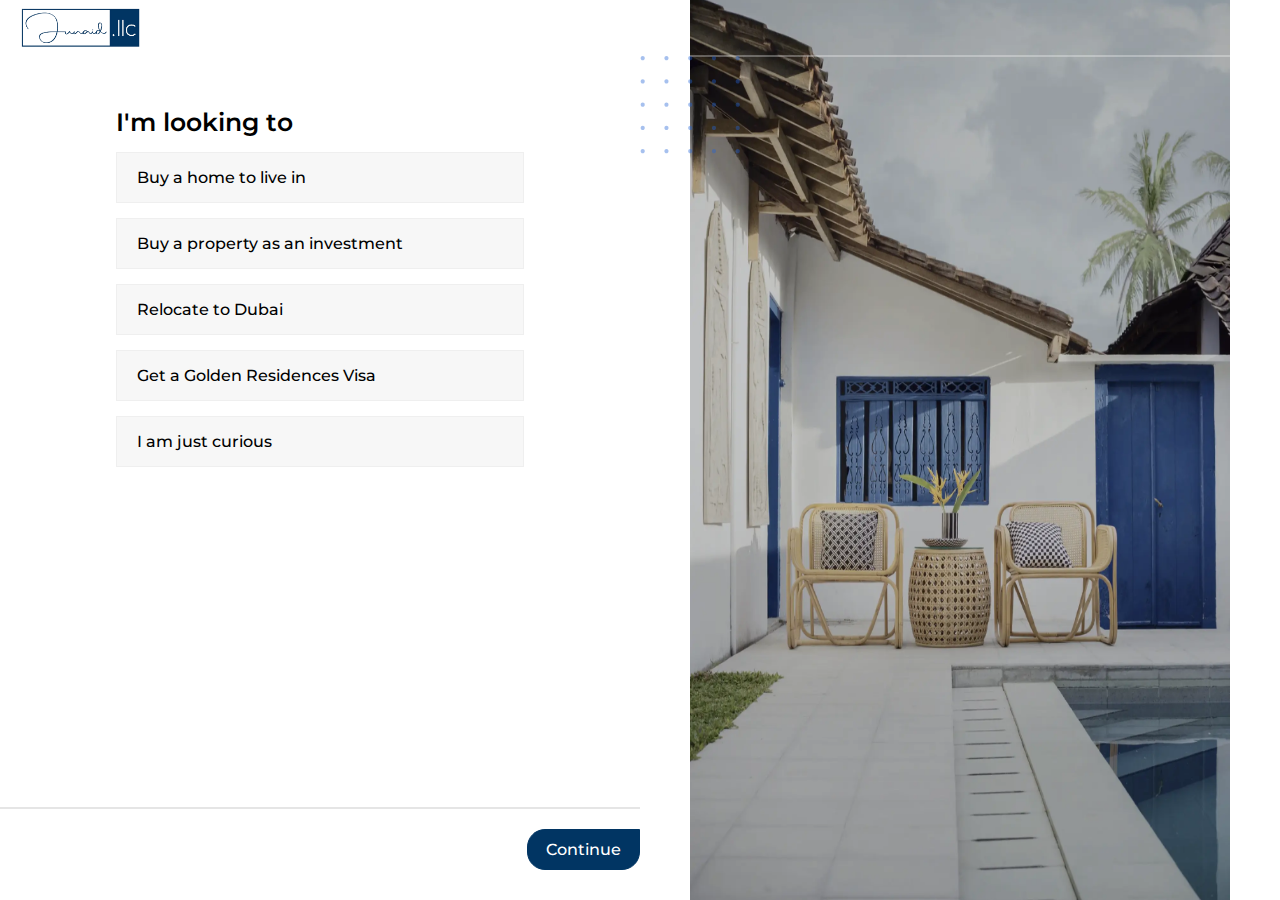
<file: booking.html>
<!DOCTYPE html>
<html lang="en">

<head>
    <meta charset="UTF-8">
    <meta http-equiv="X-UA-Compatible" content="IE=edge">
    <meta name="viewport" content="width=device-width, initial-scale=1.0">
	<title>Best Real Estate Agency in Dubai, UAE | Homes Finder</title>
    <meta name="description" content=" Upgrade yourself to a luxury lifestyle, Homefinder is a professional real estate agency in Dubai that offers an extensive collection of properties in Dubai." />
    <!-- OG Tags -->
    <meta property="og:title" content="Best Real Estate Agency in Dubai, UAE | Homes Finder"/>
    <meta property="og:description"content="Upgrade yourself to a luxury lifestyle, Homefinder is a professional real estate agency in Dubai that offers an extensive collection of properties in Dubai." />
    <meta property="og:image" content="https://homesfinder.sahaa.me/assets/img/Images/feature-5.jpeg" />
    <meta property="og:image:width" content="1200" />
    <meta property="og:image:height" content="630" />
    <meta name="twitter:site" content="@Sahaa_me2022" />
    <meta name="twitter:label1" content="Est. reading time" />
    <meta name="twitter:data1" content="1 minute" />
    <link rel="canonical" href="https://homesfinder.sahaa.me" />
    <link rel="alternate" href="https://homesfinder.sahaa.me/" hreflang="en-us" />
    <link rel="icon" href="assets/img/Favicon.png">
    <link rel="stylesheet" href="assets/css/style.css">
    <link href="https://cdn.lineicons.com/3.0/lineicons.css" rel="stylesheet">
    <link rel="stylesheet" href="https://cdnjs.cloudflare.com/ajax/libs/font-awesome/6.1.1/css/all.min.css" />
	
	
<!-- Global site tag (gtag.js) - Google Analytics -->
<script async src="https://www.googletagmanager.com/gtag/js?id=G-6SHCZ672NL"></script>
<script>
  window.dataLayer = window.dataLayer || [];
  function gtag(){dataLayer.push(arguments);}
  gtag('js', new Date());

  gtag('config', 'G-6SHCZ672NL');
</script>
    
<script type="application/ld+json">
  {
"@context": "http://www.schema.org",
"@type": "ProfessionalService",
"name": "homesfinder",
"url": "https://homesfinder.sahaa.me/",
"logo": "https://homesfinder.sahaa.me/assets/img/Logo.svg",
"description": "Upgrade yourself to a luxury lifestyle, Homefinder is a professional real estate agency in Dubai that offers an extensive collection of properties in Dubai.",
"priceRange":"AED",
"aggregateRating": {
"@type": "AggregateRating",
"ratingValue": "4.9/5",
"reviewCount": "10"
  } }
</script>
	
	
	
</head>

<body style="background-color: #fff;">

    <div class="container">
        <nav class="nav">
            <a href="index.html" class="logo">
                <img src="assets/img/new/jj-logo.png" alt="property in dubai homesfinder logo" class="img-fluid">
            </a>
        </nav>
        <div class="content">
            <div class="left">
                <form class="form">
                    <div class="form-header">
                        <div class="step_1 step active">
                            <div class="heading">
                                I'm looking to
                            </div>
                            <div class="checkbox">
                                <input type="checkbox" id="LiveIn" value="Buy a home to live in" />
                                <label for="LiveIn">Buy a home to live in</label>
                            </div>
                            <div class="checkbox">
                                <input type="checkbox" id="investment" value="Buy a property as an investment" />
                                <label for="investment">Buy a property as an investment</label>
                            </div>

                            <div class="checkbox">
                                <input type="checkbox" id="relocate" value="Relocate to Dubai" />
                                <label for="relocate">Relocate to Dubai</label>
                            </div>

                            <div class="checkbox">
                                <input type="checkbox" id="golden" value="Get a Golden Residences Visa" />
                                <label for="golden">Get a Golden Residences Visa</label>
                            </div>

                            <div class="checkbox">
                                <input type="checkbox" id="curious" value="I am just curious" />
                                <label for="curious">I am just curious</label>
                            </div>
                        </div>
                        <div class="step_2 step">
                            <div class="heading">
                                What stage of your purchase have you reached
                            </div>
                            <div class="checkbox">
                                <input type="checkbox" id="01" value="Just getting started" />
                                <label for="01">Just getting started</label>
                            </div>
                            <div class="checkbox">
                                <input type="checkbox" id="02" value="Receiving property options" />
                                <label for="02">Receiving property options</label>
                            </div>

                            <div class="checkbox">
                                <input type="checkbox" id="03" value="Going on viewing" />
                                <label for="03">Going on viewing</label>
                            </div>

                            <div class="checkbox">
                                <input type="checkbox" id="04" value="Placing offers" />
                                <label for="04">Placing offers</label>
                            </div>
                        </div>
                        <div class="step_3 step">
                            <div class="heading">
                                Where do you want to buy?
                            </div>
                            <div class="form-group mt-3">
                                <label for="">Location</label>
                                <input type="text" name="Location" id="Location">
                                <!-- <select name="Location" id="Location" class="">
                                    <option value="Al Barari">Al Barari</option>
                                    <option value="Palm Jumeirah">Palm Jumeirah</option>
                                    <option value="Downtowm Dubai">Downtowm Dubai</option>
                                    <option value="Dubai Marina">Dubai Marina</option>
                                </select> -->
                            </div>
                        </div>
                        <div class="step_4 step">
                            <div class="heading">What are you looking for?</div>
                            <div class="mt-3">
                                <div class="form-group">
                                    <label for="">Estimated Budget (AED)</label>
                                    <select name="Budget" id="Budget">
                                        <option value="Less then AED 1,500,00">< AED 1,500,000</option>
                                        <option value="AED 2,000,000">AED 2,000,000</option>
                                        <option value="AED 4,000,000">AED 4,000,000</option>
                                        <option value="AED 8,000,000">AED 8,000,000</option>
                                        <option value="AED 10,000,000">AED 10,000,000</option>
                                        <option value="AED 20,000,000">AED 20,000,000</option>
                                    </select>
                                </div>
                                <div class="form-group">
                                    <label for="">Bedrooms</label>
                                    <select name="Bedrooms" id="Bedrooms">
                                        <option value="Studio">Studio</option>
                                        <option value="1">1</option>
                                        <option value="2">2</option>
                                        <option value="3">3</option>
                                        <option value="4">4</option>
                                        <option value="5">5</option>
                                    </select>
                                </div>
                                <div class="form-group">
                                    <label for="">Property Type</label>
                                    <select name="type" id="type">
                                        <option value="Apartment">Apartment</option>
                                        <option value="Villa">Villa</option>
                                        <option value="Townhouse">Townhouse</option>
                                    </select>
                                </div>
                            </div>
                        </div>
                        <div class="step_5 step">
                            <div class="heading">
                                What is your financing perference ?
                            </div>
                            <div class="checkbox">
                                <input type="checkbox" id="05" value="I am paying all in cash" />
                                <label for="05">I am paying all in cash</label>
                            </div>
                            <div class="checkbox">
                                <input type="checkbox" id="06" value="I have my mortgage pre-approved" />
                                <label for="06">I have my mortgage pre-approved</label>
                            </div>

                            <div class="checkbox">
                                <input type="checkbox" id="07" value="I am waiting for mortgage approval" />
                                <label for="07">I am waiting for mortgage approval</label>
                            </div>

                            <div class="checkbox">
                                <input type="checkbox" id="08" value="I need advice on the best financing options" />
                                <label for="08">I need advice on the best financing options</label>
                            </div>

                            <div class="checkbox">
                                <input type="checkbox" id="curious" value="I am just curious" />
                                <label for="curious">I am just curious</label>
                            </div>
                        </div>
                        <div class="step_6 step">
                            <div class="heading">Your Information</div>
                            <div class="form-group">
                                <label for="">Full Name</label>
                                <input type="text" placeholder="Please Enter Your Name">
                            </div>
                            <div class="form-group">
                                <label for="">Email Address</label>
                                <input type="email" placeholder="Please Enter Email Address">
                            </div>
                            <div class="form-group">
                                <label for="">Contact No</label>
                                <input type="number" placeholder="Please Enter Contact No">
                            </div>
                        </div>
                    </div>

                    <div class="form-footer">
                        <div class="row justify-content-end">
                            <a href="#" class="btn_back btn_round_top">Back</a>
                            <a id="Next" href="#" class="btn_round_top">Continue</a>
                        </div>
                    </div>
                </form>
            </div>
            <div class="right">
                <img src="assets/img/SVG/booking_dots.svg" alt="Dots" class="image-dot">
                <img src="assets/img/Images/qualification-image-3.webp" alt="property for sale in dunai qualification">
            </div>
        </div>
    </div>

    <script src="https://cdnjs.cloudflare.com/ajax/libs/jquery/3.6.0/jquery.min.js" integrity="sha512-894YE6QWD5I59HgZOGReFYm4dnWc1Qt5NtvYSaNcOP+u1T9qYdvdihz0PPSiiqn/+/3e7Jo4EaG7TubfWGUrMQ==" crossorigin="anonymous" referrerpolicy="no-referrer"></script>
    <script>
        $(document).ready(function() {

            $('.step .checkbox').click(function(e) {
                e.preventDefault();
                $('.step .checkbox').each(function() {
                    $(this).removeClass('active');
                    $(this).find('input[type="checkbox"]').attr('checked', false);
                })
                $(this).addClass('active').find('input[type="checkbox"]').attr('checked', true);
            })
            let step = 1;
            // alert("");
            $('#Next').click(function(e) {
                e.preventDefault();
                // alert("");
                if (step < 6) {
                    $(`.step_${step}`).hide();
                    step++;
                    $(`.step_${step}`).fadeIn('slow');
                    $('.btn_back').fadeIn('slow');
                } else {
                    alert("Form Submitted");
                }
            })

            $('.btn_back').click(function(e) {
                e.preventDefault();
                $(`.step_${step}`).hide();
                step--;
                $(`.step_${step}`).fadeIn('slow');
                if (step == 1) {
                    $('.btn_back').fadeOut('slow');
                }
            })

        })
    </script>

</body>

</html>
</file>
<file: assets/css/style.css>
/* Fonts */

@import url('https://fonts.googleapis.com/css2?family=Montserrat:wght@300;400;500;600;700;800;900&display=swap');

/* All Css */

* {
    padding: 0;
    margin: 0;
    box-sizing: border-box;
}

html {
    font-family: 'Montserrat';
    scroll-behavior: smooth;
}

body {
    background-color: #F1F1F1;
}

html::-webkit-scrollbar {
    width: 4px !important;
}

html::-webkit-scrollbar-thumb {
    /* background-color: rgba(0, 0, 0, 0.3); */
    background-color: var(--site) !important;
    border-radius: 20px !important;
}

html::-webkit-scrollbar-track {
    background-color: #eee !important;
}

.slick-next,
.slick-prev{
    display: none !important ;
}
/* Veriables */

:root {
    --text: #334864;
    --site: #013563;
    --padding: 80px;
    --transition: all .4s ease-in-out;
}


/* Bootstrap */

.text-yellow {
    color: #FFAF10 !important;
}

.row {
    width: 100%;
    display: flex;
    flex-direction: row;
    flex-wrap: wrap;
    position: relative;
}

.col-6 {
    width: 50%;
    display: flex;
    flex-direction: column;
    position: relative;
}

.justify-content-center {
    justify-content: center;
}

.justify-content-end {
    justify-content: end;
}

.justify-content-between {
    justify-content: space-between;
}

.align-items-center {
    align-items: center;
}

.pr-1 {
    padding-right: 10px;
}

.pr-2 {
    padding-right: 20px;
}

.text-capatilize {
    text-transform: uppercase;
}

.dekstop_show {
    display: flex !important;
}

.mobile_show {
    display: none !important;
}


/* Floating Socials */

.floating_socials {
    width: 65px;
    height: 265px;
    display: flex;
    flex-direction: column;
    background-color: #fff;
    box-shadow: 10px 0 10px rgba(0, 0, 0, 0.2);
    border-radius: 5px;
    position: fixed;
    right: 2%;
    top: 50%;
    transform: translateY(-50%);
    z-index: 99999;
    /* transition: var(--transition); */
}

.floating_socials.fixed {
    position: fixed;
    z-index: 99999;
    top: 15%;
    transform: translateY(-17%);
    /* transition: var(--transition); */
}

.floating_socials.fixed_bottom {
    position: absolute;
    z-index: 99999;
    top: 83.5%;
    transform: translateY(0%);
    /* transition: var(--transition); */
}

.float_item {
    width: 100%;
    padding: 8px 4px;
    display: flex;
    flex-direction: column;
    align-items: center;
    text-align: center;
    cursor: pointer;
    text-decoration: none;
    color: #222;
}

.float_item img {
    width: 25px;
    height: 25px;
}

.float_item span {
    font-size: 10px;
    padding: 5px 0;
}

.float_item i {
    font-size: 22px;
    color: royalblue;
}


/* Navigation */

.black_nav {
    width: 100%;
    height: 40px;
    background-color: var(--site);
    display: flex;
    flex-direction: row;
    align-items: center;
    justify-content: space-between;
    padding: 0 var(--padding);
    font-size: 11px;
    text-decoration: none;
    color: #fff;
}

.black_nav .left {
    width: 30%;
    display: flex;
    flex-direction: row;
    justify-content: space-between;
    align-items: center;
}

.black_nav .left a {
    text-decoration: none;
    color: #fff;
}

.btn_short_circle {
    border: 1px solid #fff;
    padding: 3px 12px;
    border-radius: 10px;
    font-size: 9px;
    font-weight: 600;
}

.black_nav .center {
    width: 30%;
    display: flex;
    flex-direction: row;
    justify-content: space-between;
}

.black_nav .center a {
    text-decoration: none;
    color: #fff;
}

.black_nav .right {
    display: flex;
    flex-direction: row;
}

.black_nav .right a {
    padding: 0 8px;
    color: #fff;
    text-decoration: none;
}

.navigation {
    width: 100%;
    background-color: #fff;
    padding: 10px var(--padding);
    display: flex;
    flex-direction: row;
    align-items: center;
    justify-content: space-between;
}

.navigation .left img {
    width: 160px;
    height: 60px;
}

.navigation .right {
    display: flex;
    flex-direction: row;
    align-items: center;
}

.navigation .right a {
    text-decoration: none;
    color: #222;
    font-size: 15px;
    padding: 0 17px;
}

.navigation .right a.active {
    font-weight: 600;
}

.btn_round {
    color: #fff !important;
    font-weight: 500;
    background-color: var(--site);
    border: 1px solid var(--site);
    border-radius: 15px;
    padding: 5px 12px !important;
    transition: var(--transition);
}

.btn_round_top {
    color: #fff !important;
    font-weight: 500;
    background-color: var(--site);
    border: 1px solid var(--site);
    border-radius: 18px 0px 18px 18px;
    padding: 10px 18px !important;
    transition: var(--transition);
    text-decoration: none;
}

.btn_round_top:hover {
    background-color: #fff;
    color: var(--site) !important;
    border-radius: 0px 18px 18px 18px;
}

.btn_round:hover {
    background-color: transparent;
    color: var(--site) !important;
    border: 1px solid var(--site);
}


/* Mobile Navigation */

.mobile_navigation {
    width: 100%;
    height: 100%;
    position: fixed;
    left: 0;
    top: 0;
    background-color: #fff;
    z-index: 9999999;
    display: none;
}

.navigation_top {
    padding: 5px 20px;
}

.navigation_top img {
    width: 150px;
    height: 70px;
}

.navigation_top a {
    font-size: 22px;
    text-decoration: none;
    color: #000;
}

.mobile_navigation .nav_col {
    display: flex;
    flex-direction: column;
    text-decoration: none;
    width: 100%;
    padding: 20px;
}

.mobile_navigation .nav_col a {
    padding: 8px 0;
    text-decoration: none;
    color: #000;
    position: relative;
}

.mobile_navigation .has_border::before {
    content: '';
    position: absolute;
    left: 0;
    bottom: 0;
    height: 2px;
    background-color: #000;
}

.has_border:nth-child(1)::before {
    width: 20px;
}

.has_border:nth-child(2)::before {
    width: 35px;
}

.has_border:nth-child(3)::before {
    width: 45px;
}

.has_border:nth-child(4)::before {
    width: 55px;
}

.has_border:nth-child(5)::before {
    width: 65px;
}

.has_border:nth-child(6)::before {
    width: 75px;
}

.mobile_navigation .btn_round {
    width: 100%;
    text-align: center;
    padding: 12px !important;
    border-radius: 5px;
    margin-top: 20px;
}

.btn_mobile_nav {
    text-decoration: none;
    color: #000;
    transform: scaleX(1.3);
}


/* Header */

.header {
    width: 100%;
    min-height: 120vh;
    max-height: auto;
    background-color: #fff;
    background-image: url('../img/PNG/Header\ BG@72x-8.png');
    background-size: auto;
    background-position: right center;
    background-repeat: no-repeat;
    display: flex;
    flex-direction: column;
}

.header_text {
    position: relative;
    display: flex;
    flex-direction: row;
    align-items: center;
}

.header_text .left_text {
    width: 50%;
    height: 100%;
    display: flex;
    flex-direction: column;
    position: relative;
    /* justify-content: center; */
    padding: 90px 100px;
}

.header_text .left_text::before {
    content: '';
    position: absolute;
    left: 0;
    top: 0;
    width: 300px;
    height: 300px;
    border-radius: 50%;
    border: 2px solid var(--site);
    z-index: 1;
    opacity: 0.2;
}

.header_text h1 {
    color: #222;
    font-size: 38px;
    z-index: 99;
    background-color: transparent;
}

.mt-2 {
    margin-top: 20px;
}

.mt-3 {
    margin-top: 30px;
}

.header_text p {
    color: #222;
    font-size: 18px;
    line-height: 30px;
}

.header_text .left_text p:nth-child(1) {
    margin-top: 50px;
}

.header_text .contact {
    padding: 30px 0;
    display: flex;
    flex-direction: row;
    align-items: center;
    width: 100%;
}

.header_text .contact .btn_call {
    background-color: var(--site);
    color: #fff;
    padding: 15px 50px;
    text-align: center;
    border-radius: 25px;
    text-decoration: none;
    font-weight: 500;
}

.header_text .btn_play {
    margin-left: 20px;
    width: 50px;
    height: 50px;
    border: 1px solid #fff;
    border-radius: 50%;
    display: flex;
    flex-direction: row;
    justify-content: center;
    align-items: center;
}

.btn_play svg {
    width: 23px;
    height: 23px;
}


/* Call Form  */


/* Input background  #EAEAEA */


/* Text Color #E5E5E5 */

.header_text .right_text {
    width: 50%;
    height: 100%;
    display: flex;
    flex-direction: column;
    padding: 50px 0;
    align-items: center;
}

.right_text .form {
    width: 55%;
    background-color: #fff;
    border-radius: 10px;
    display: flex;
    flex-direction: column;
    padding: 20px 20px;
    box-shadow: 0px 10px 15px rgba(0, 0, 0, 0.2);
}

.right_text .form_header {
    display: flex;
    flex-direction: row;
    width: 100%;
    position: relative;
    flex-wrap: wrap;
}

.right_text .form_heading {
    color: #002661;
    text-transform: uppercase;
    font-weight: 600;
    font-size: 20px;
    width: 100%;
    text-align: center;
    line-height: 23px;
}

.right_text .form_detail {
    font-size: 10px;
    line-height: 20px;
    color: rgba(0, 0, 0, 0.6);
    width: 100%;
    text-align: center;
}

.right_text .form_fields {
    margin-top: 15px;
}

.form_fields .form_input {
    background-color: #EAEAEA;
    border: none;
    outline: none;
    padding: 15px 18px;
    font-size: 13px;
    width: 100%;
    margin-top: 8px;
    color: rgba(0, 0, 0, 0.6);
}

.form_fields span {
    font-size: 12px;
    padding: 8px 0 0 0;
}

.form_fields .form_input::placeholder {
    color: rgba(0, 0, 0, 0.3);
    font-weight: 500;
}

.btn_getCall {
    margin-top: 10px;
    width: 140px;
    font-size: 13px;
    background-color: var(--site);
    color: #fff;
    padding: 13px 10px;
    border-radius: 20px;
    text-decoration: none;
    font-weight: 500;
    transition: var(--transition);
    border: 1px solid var(--site);
    text-align: center;
}

.btn_getCall:hover {
    background-color: transparent;
    color: var(--site);
    border: 1px solid var(--site);
}


/* About Ray Force */

.about {
    width: 100%;
    display: flex;
    flex-direction: row;
    flex-wrap: wrap;
    position: relative;
    padding: 30px var(--padding);
}

.about .col-6 {
    padding: 20px;
}

.image_container {
    width: 100%;
    height: 380px;
    position: relative;
}

.image_container img {
    width: 100%;
    height: 100%;
}

.image_container .round_image {
    border-radius: 100px;
    border-top-right-radius: 0;
}

.about .text-capatilize {
    font-weight: 600;
    font-size: 18px;
    line-height: 30px;
    color: var(--site);
}

.about .heading {
    width: 100%;
    color: var(--text);
    font-size: 35px;
}

.about p {
    font-size: 14px;
    line-height: 24px;
}

.about h3 {
    color: var(--site);
    line-height: 30px;
}

.about .dot {
    width: 80px;
    height: 80px;
    position: absolute;
    top: 6%;
    left: 8%;
    transform: translateX(-8%);
}

.about .square {
    width: 130px;
    height: 130px;
    position: absolute;
    left: 7%;
    transform: translateX(-7%);
    bottom: 0;
}


/* Services */

.services {
    width: 100%;
    display: flex;
    flex-direction: row;
    flex-wrap: wrap;
    position: relative;
    padding: 40px var(--padding);
    /* margin-top: -15px; */
    margin-bottom: 30px;
}

.services .text-capatilize {
    font-weight: 600;
    line-height: 30px;
    color: var(--site);
}

.services .heading {
    color: var(--text);
    width: 70%;
    text-align: center;
    font-size: 35px;
}


/* Slider */

.service_slider {
    position: relative !important;
    width: 100%;
    display: flex;
    flex-direction: row;
    justify-content: space-evenly;
    /* flex-wrap: wrap; */
    align-items: center;
    overflow: auto;
    list-style: none;
}

.service_slider::-webkit-scrollbar {
    display: none;
}

.service_slider .service_item {
    margin-top: 20px;
    padding: 0px;
}

.service_slider .service {
    width: 210px;
    height: 350px;
    position: relative;
    /* margin-right: 1%; */
    background-color: #fff;
    display: flex;
    flex-direction: column;
    align-items: center;
    color: #000;
    padding: 20px 20px;
    border-radius: 10px;
}

.service .service_img {
    width: 80px;
    height: 80px;
    background-color: #eee;
    border-radius: 50%;
    padding: 15px;
}

.service .service_img img {
    width: 100%;
    height: 100%;
}

.service_heading {
    width: 100%;
    padding: 8px 0;
    text-align: center;
}

.service_heading h2 {
    font-size: 14px;
    line-height: 22px;
}

.service_detail {
    width: 100%;
}

.service_detail p {
    margin-top: 10px;
    width: 100%;
    text-align: left;
    font-size: 12px;
    line-height: 25px;
}

.button_container {
    width: 100%;
    display: flex;
    justify-content: center;
    align-items: center;
    padding: 30px 0;
}

.btn_slider {
    width: 50px;
    height: 50px;
    border: 1px solid var(--site);
    border-radius: 50%;
    display: flex;
    flex-direction: row;
    justify-content: center;
    align-items: center;
    margin-left: 20px;
    transition: all .3s ease-in-out;
    cursor: pointer;
    text-decoration: none;
}

.btn_slider i {
    color: var(--site);
}

.btn_slider:hover {
    background-color: var(--site);
    border: 1px solid var(--site);
}

.btn_slider:hover i {
    color: #fff;
}


/* featured  */

.featured {
    width: 100%;
    display: flex;
    flex-direction: row;
    flex-wrap: wrap;
    position: relative;
    padding: 30px var(--padding);
}

.featured .text-capatilize {
    color: var(--site);
    font-weight: 600;
    line-height: 30px;
}

.featured .heading {
    color: var(--text);
    font-size: 35px;
    line-height: 60px;
}

.featured .left_large,
.featured .right_large {
    width: 30%;
    height: 400px;
    position: relative;
    border-radius: 0px 40px 0 40px;
    overflow: hidden;
    cursor: pointer;
}

.featured .left_large img,
.featured .right_large img {
    width: 100%;
    height: 100%;
}

.featured .overlay {
    width: 100%;
    height: 100%;
    position: absolute;
    transition: all .3s ease-in-out;
    left: 0;
    top: -100%;
    background-color: rgba(0, 0, 0, 0.7);
    display: flex;
    flex-direction: column;
    flex-wrap: wrap;
    justify-content: center;
    align-items: center;
    padding: 40px;
}

.featured .left_large:hover .overlay {
    top: 0;
}

.featured .right_large:hover .overlay {
    top: 0;
}

.featured .overlay .title {
    text-align: center;
    font-size: 25px;
    color: #fff;
    line-height: 35px;
}

.featured .overlay .detail {
    text-align: center;
    font-size: 16px;
    color: #fff;
    line-height: 25px;
}

.featured .center_image {
    width: 30%;
    height: 400px;
    display: flex;
    position: relative;
    flex-direction: column;
    justify-content: space-between;
    overflow: hidden;
    cursor: pointer;
}

.featured .center_image .image_1,
.featured .center_image .image_2 {
    width: 100%;
    height: 46%;
    display: flex;
    position: relative;
    flex-direction: column;
    justify-content: space-between;
    border-radius: 0px 40px 0 40px;
    overflow: hidden;
    cursor: pointer;
}

.featured .overlay_small {
    width: 100%;
    height: 100%;
    background-color: rgba(0, 0, 0, 0.7);
    position: absolute;
    transition: all .4s ease-in-out;
    left: -100%;
    top: 0;
    display: flex;
    flex-direction: column;
    justify-content: center;
    align-items: center;
    color: #fff;
    padding: 20px;
    border-radius: 0px 40px 0 40px;
}

.featured .center_image .image_1:hover .overlay_small,
.featured .center_image .image_2:hover .overlay_small {
    left: 0;
}

.overlay_small .title {
    font-size: 22px;
    line-height: 30px;
}

.overlay_small .detail {
    font-size: 14px;
    width: 100%;
    text-align: center;
}

.featured .center_image img {
    border-radius: 0px 40px 0 40px;
    width: 100%;
    height: 100%;
}

.p-3 {
    padding: 30px !important;
}


/* work */

.work {
    margin-top: 200px;
    margin-bottom: 150px;
    width: 100%;
    display: flex;
    flex-direction: row;
    align-items: center;
    justify-content: space-between;
    position: relative;
    padding: 40px var(--padding);
}

.work .col-6 {
    padding: 20px;
}

.work .col-6 img {
    width: 100%;
    height: 500px;
}

.work .text-capatilize {
    color: var(--site);
    font-weight: 600;
}

.work .heading {
    margin-top: 10px;
    width: 100%;
    color: var(--text);
    font-size: 35px;
    line-height: 45px;
}

.work p {
    margin-top: 15px;
    font-size: 15px;
}
.work img{
    height: 100% !important;
}


/* Team */

.team {
    width: 100%;
    display: flex;
    flex-direction: row;
    flex-wrap: wrap;
    position: relative;
    padding: 30px var(--padding);
}

.team .text-capatilize {
    font-weight: 600;
    color: var(--site);
}

.team .heading {
    width: 40%;
    color: var(--text);
    font-size: 32px;
    text-align: center;
}

.team .card_container {
    width: 100%;
    display: flex;
    flex-direction: row;
    padding: 20px 120px;
}

.team .team_card {
    width: 31%;
    height: 350px;
    display: flex;
    flex-direction: row;
    position: relative;
    border-radius: 0px 20px 0 20px;
    overflow: hidden;
    transition: var(--transition);
    cursor: pointer;
}

.team .team_card img {
    width: 100%;
    height: 100%;
    object-fit: cover;
    object-position: center center;
}

.team .team_card .card_detail {
    position: absolute;
    bottom: -100%;
    left: 0;
    width: 100%;
    background-color: rgba(0, 0, 0, 0.7);
    color: #fff;
    padding: 10px 20px;
    transition: var(--transition);
    cursor: pointer;
}

.team_card:hover .card_detail {
    bottom: 0;
}

.team_card .card_detail h4 {
    font-size: 22px;
}

.team_card .card_detail small {
    font-size: 15px;
}


/* partner */

.partner {
    padding: 80px var(--padding);
    width: 100%;
    display: flex;
    flex-direction: row;
    flex-wrap: wrap;
    position: relative;
}

.partner .heading {
    font-size: 33px;
    color: var(--text);
}

.partner .partner_card {
    margin-top: 20px;
    width: 20%;
    display: flex;
    flex-direction: row;
    justify-content: center;
    align-items: center;
}

.partner .partner_card img {
    width: 180px;
    height: auto;
}

.partner img {
    width: 100%;
    height: 100%;
}


/* testimonials */

.testimonials {
    width: 100%;
    display: flex;
    flex-direction: row;
    flex-wrap: wrap;
    position: relative;
    padding: 40px var(--padding);
}

.testimonials .text-capatilize {
    font-weight: 600;
    color: var(--site);
    line-height: 30px;
}

.testimonials .heading {
    font-size: 32px;
    color: var(--text);
    line-height: 50px;
}

.testimonials .review_slider {
    width: 100%;
    padding: 20px;
    list-style: none;
    display: flex;
    flex-direction: row;
    align-items: center;
    position: relative;
    justify-content: space-between;
    overflow: auto;
}

.review_slider::-webkit-scrollbar {
    display: none;
}

.review_slider li {
    padding: 0px !important;
    width: 100%;
    
}

.btn_review {
    outline: none;
    width: 45px;
    height: 45px;
    background-color: var(--site);
    border: 1px solid var(--site);
    color: #fff;
    border-radius: 50%;
    margin-left: 10px;
    display: flex;
    justify-content: center;
    align-items: center;
    text-align: center;
    text-decoration: none;
    transition: var(--transition);
}

.btn_review:hover {
    color: var(--site);
    background-color: transparent;
}

.review_slider li .review {
    width: 100%;
    height: auto;
    display: flex;
    flex-direction: row;
    justify-content: space-between;
    position: relative;
}


/* .testimonials .review .left {
    width: 300px;
    height: 300px;
    position: relative;
    padding: 15px;
} */

.testimonials .review .left img {
    width: 100%;
    height: 100%;
    border-radius: 50%;
    border-bottom-right-radius: 0;
}

.testimonials .review .left .dot {
    width: 50px;
    height: 50px;
    position: absolute;
    left: 65%;
    top: 0%;
}

.testimonials .review .right {
    width: 100%;
    height: 100%;
    padding: 15px;
}

.testimonials .review .right img {
    width: 150px;
    height: 120px;
}

.testimonials .review .right .square {
    width: 100px;
    height: 100px;
    position: absolute;
    right: 0;
    bottom: -20%;
}

.testimonials .review .right p {
    font-size: 14px;
    line-height: 20px;
    font-weight: 500;
}

.testimonials .review .review_name {
    font-size: 20px;
    line-height: 40px;
}

.testimonials .review small {
    font-size: 13px;
    color: rgba(0, 0, 0, 0.4);
}


/* question */


/* question */

.question {
    width: 100%;
    padding: 50px var(--padding);
    display: flex;
    flex-wrap: wrap;
    position: relative;
}

.question .heading {
    font-size: 32px;
    color: var(--text);
    line-height: 50px;
}

.question .input_group {
    width: 70%;
    background-color: #fff;
    padding: 15px 30px;
    border-radius: 50px;
    margin-top: 30px;
    position: relative;
    display: flex;
    align-items: center;
}

.question .input_group input {
    width: 70%;
    border: none;
    outline: none;
    font-size: 15px;
}

.question .input_group button {
    width: 30%;
    background-color: var(--site);
    color: #fff;
    font-weight: 600;
    border: none;
    outline: none;
    padding: 20px 10px;
    border-radius: 50px;
}


/* Footer */

.footer {
    background-color: var(--site);
    width: 100%;
    padding: 40px var(--padding);
    position: relative;
    display: flex;
    flex-direction: column;
    border-top-left-radius: 150px;
}

.footer .footer_4 {
    width: 33%;
    display: flex;
    flex-direction: column;
    position: relative;
    padding-right: 30px;
}

.footer_4 .footer_logo {
    width: 160px;
    height: 60px;
}

.footer_4 p {
    margin-top: 15px;
    color: #fff;
    font-size: 13px;
    line-height: 20px;
}

.footer_4 a {
    padding: 8px 0;
    text-decoration: none;
    font-size: 13px;
    color: #fff;
}

.mt-1 {
    margin-top: 10px;
}

.text-white {
    color: #fff;
}

.footer_4 .footer_sub_heading {
    margin-top: 20px;
    color: #fff;
    font-size: 22px;
    font-weight: 600;
    line-height: 40px;
}

.footer_4 ul {
    list-style: none;
    display: flex;
    flex-direction: column;
}

.footer_4 ul li {
    padding: 4px 0;
}

.footer_4 ul li a {
    font-size: 14px;
}

.footer_links {
    width: 100%;
    padding: 25px;
    align-items: center;
}

.footer_links a {
    width: 55px;
    height: 55px;
    border: 1px solid #fff;
    color: #fff;
    margin-left: 20px;
    display: flex;
    flex-direction: row;
    justify-content: center;
    align-items: center;
    text-decoration: none;
    border-radius: 8px;
    transition: var(--transition);
}

.footer_links a i {
    font-size: 22px;
}

.footer_links a:hover {
    background-color: #fff;
    color: var(--site);
}

.footer_bottom {
    padding: 10px 0;
    color: #fff;
    display: flex;
    flex-direction: column;
    border-top: 1px solid #fff;
}

.footer_bottom span {
    font-size: 11px;
}

@media (max-width: 1920px) {
    .header {
        min-height: 80vh;
    }
    .header .form {
        padding: 60px 30px;
    }
    .about {
        min-height: 70vh;
    }
    .about .heading {
        font-size: 45px;
    }
    .about p {
        font-size: 20px;
        line-height: 30px;
        letter-spacing: 2px;
    }
    .about .image_container {
        height: 100%;
    }
    .service_slider .service {
        width: 300px;
        height: 400px;
    }
    .service .service_img {
        width: 100px;
        height: 100px;
    }
    .service h2 {
        font-size: 20px;
        padding: 10px 0;
    }
    .service p {
        font-size: 15px;
    }
    .featured .left_large,
    .featured .right_large {
        height: 550px;
    }
    .featured .center_image {
        height: 550px;
    }
    .work {
        height: 70vh;
    }
    .work.jj-work{
        height: auto !important;
    }
    .work .heading {
        font-size: 45px;
    }
    .work p {
        font-size: 20px;
        line-height: 30px;
        letter-spacing: 2px;
    }
    .team_card {
        min-height: 550px;
    }
    .team_card .card_detail {
        padding: 30px 20px !important;
    }
    .team_card .card_detail .name {
        font-size: 28px;
    }
    /* testimonials */
    .testimonials {
        width: 100%;
        display: flex;
        flex-direction: row;
        flex-wrap: wrap;
        position: relative;
        padding: 40px var(--padding);
    }
    .testimonials .text-capatilize {
        font-weight: 600;
        color: var(--site);
        line-height: 30px;
    }
    .testimonials .heading {
        font-size: 32px;
        color: var(--text);
        line-height: 50px;
    }
    .testimonials .review_slider {
        width: 45%;
    }
    .question .input_group {
        width: 50%;
    }
}

@media (max-width: 1600px) and (max-height: 900px) {
    .header {
        min-height: 80vh;
    }
    .header .form {
        padding: 60px 30px;
    }
    .about {
        min-height: 70vh;
    }
    .about .heading {
        font-size: 35px;
    }
    .about p {
        font-size: 18px;
        line-height: 25px;
        letter-spacing: 1px;
    }
    .services .heading {
        font-size: 32px;
        line-height: 50px;
    }
    .about .image_container {
        height: 100%;
    }
    .service_slider .service {
        width: 270px;
        height: 400px;
    }
    .service .service_img {
        width: 100px;
        height: 100px;
    }
    .service h2 {
        font-size: 19px;
        padding: 10px 0;
    }
    .service p {
        font-size: 15px;
    }
    .featured .left_large,
    .featured .right_large {
        height: 500px;
    }
    .featured .center_image {
        height: 500px;
    }
    .work {
        height: 70vh;
    }
    .work.jj-work{
        height: auto !important;
    }
    .work .heading {
        font-size: 45px;
    }
    .work p {
        font-size: 20px;
        line-height: 30px;
        letter-spacing: 2px;
    }
    .team_card {
        min-height: 500px;
    }
    .team_card .card_detail {
        padding: 30px 20px !important;
    }
    .team_card .card_detail .name {
        font-size: 28px;
    }
    /* testimonials */
    .testimonials {
        width: 100%;
        display: flex;
        flex-direction: row;
        flex-wrap: wrap;
        position: relative;
        padding: 40px var(--padding);
    }
    .testimonials .text-capatilize {
        font-weight: 600;
        color: var(--site);
        line-height: 30px;
    }
    .testimonials .heading {
        font-size: 32px;
        color: var(--text);
        line-height: 50px;
    }
    .testimonials .review_slider {
        width: 45%;
    }
    .question .input_group {
        width: 50%;
    }
}

@media (max-width: 1280px) and (max-height: 800px) {
    .header h1 {
        font-size: 30px !important;
    }
    .about .heading {
        font-size: 30px;
    }
    .service_slider .service {
        width: 210px;
        height: 400px;
    }
    .service .service_img {
        width: 100px;
        height: 100px;
    }
    .service h2 {
        font-size: 14px;
        padding: 4px 0;
    }
    .service p {
        font-size: 13px;
    }
    .featured .left_large,
    .featured .right_large {
        height: 450px;
    }
    .featured .center_image {
        height: 450px;
    }
    .work {
        margin-top: 60px;
        margin-bottom: 60px;
    }
    .work .heading {
        font-size: 30px;
    }
    .work p {
        font-size: 15px;
        line-height: 20px;
        letter-spacing: 0px;
    }
    .team_card {
        min-height: 400px;
    }
}

@media (max-width: 1280px) and (max-height: 600px) {
    .work {
        min-height: 90vh;
    }
}

@media all and (max-width: 768px) {
     :root {
        --padding: 20px;
    }
    .dekstop_show {
        display: none !important;
    }
    .mobile_show {
        display: flex !important;
    }
    .col-6 {
        width: 100%;
    }
    /* Navigation */
    .black_nav {
        display: none;
    }
    .btn_short_circle {
        border: 1px solid #fff;
        padding: 2px 12px;
        border-radius: 10px;
        font-size: 7px;
    }
    .navigation {
        width: 100%;
        background-color: #fff;
        padding: 5px var(--padding);
        display: flex;
        flex-direction: row;
        align-items: center;
        justify-content: space-between;
    }
    .navigation .left img {
        width: 150px;
        height: 70px;
    }
    .navigation .right {
        display: none;
        width: 0;
    }
    .navigation .mobile_show a {
        font-size: 20px;
    }
    .navigation .mobile_show a i {
        transform: scaleX(1.2);
    }
    /* Header */
    .header {
        width: 100%;
        min-height: 120vh;
        max-height: auto;
        background-image: url('../img/PNG/Header\ BG@72x-8.png');
        background-size: contain;
        background-position: bottom bottom;
        background-repeat: no-repeat;
        display: flex;
        flex-direction: column;
    }
    .header_text {
        width: 100%;
        display: flex;
        flex-direction: row;
        flex-wrap: wrap;
        position: relative;
    }
    .header_text .left_text {
        width: 100%;
        height: 100%;
        display: flex;
        flex-direction: column;
        position: relative;
        /* justify-content: center; */
        padding: 50px 20px;
    }
    .header_text .left_text::before {
        width: 150px;
        height: 150px;
        left: 50%;
        top: 10%;
        transform: translateX(-50%);
    }
    .header_text h1 {
        color: var(--text);
        font-size: 21px !important;
    }
    .header_text .left_text p:nth-child(1) {
        margin-top: 50px;
    }
    .header_text .right_text {
        width: 100%;
        height: 100%;
        display: flex;
        flex-direction: column;
        padding: 10px var(--padding);
        align-items: center;
    }
    .right_text .form {
        width: 90%;
        background-color: #fff;
        border-radius: 10px;
        display: flex;
        flex-direction: column;
        padding: 20px 20px;
    }
    .btn_getCall {
        width: 100%;
        border-radius: 5px;
    }
    /* About Ray Force */
    .about {
        padding: 20px var(--padding);
    }
    .about .col-6 {
        margin-top: 30px;
        padding: 0px;
    }
    .image_container {
        width: 100%;
        height: 300px;
        position: relative;
    }
    .image_container .round_image {
        border-radius: 50px;
        border-top-right-radius: 0;
    }
    .about .heading {
        font-size: 25px;
    }
    .about .dot {
        width: 80px;
        height: 80px;
        position: absolute;
        top: 5%;
        left: 2%;
        transform: translateX(-8%);
    }
    .about .square {
        width: 130px;
        height: 130px;
        position: absolute;
        left: 60%;
        transform: translateX(0%);
        top: 40%;
    }
    /* Services */
    .services .heading {
        width: 100%;
        font-size: 25px;
        line-height: 35px;
    }
    /* Slider */
    .service_slider {
        justify-content: space-between;
    }
    .service_slider .service_item {
        margin-top: 20px;
        padding: 8px;
    }
    .service_slider .service {
        width: 230px;
        height: 380px;
        padding: 20px 20px;
    }
    /* Work */
    .work{
        margin-top: 30px;
        margin-bottom: 0px;
    }
    /* featured  */
    .featured .heading {
        font-size: 25px;
    }
    .featured .left_large,
    .featured .right_large {
        margin-top: 20px;
        width: 100%;
        height: 300px;
        position: relative;
        border-radius: 0px 40px 40px;
        overflow: hidden;
        cursor: pointer;
    }
    .featured .left_large img,
    .featured .right_large img {
        width: 100%;
        height: 100%;
    }
    .featured .overlay {
        width: 100%;
        height: 100%;
        position: absolute;
        transition: all .3s ease-in-out;
        left: 0;
        top: -100%;
        background-color: rgba(0, 0, 0, 0.7);
        display: flex;
        flex-direction: column;
        flex-wrap: wrap;
        justify-content: center;
        align-items: center;
        padding: 40px;
    }
    .featured .left_large:hover .overlay {
        top: 0;
    }
    .featured .right_large:hover .overlay {
        top: 0;
    }
    .featured .overlay .title {
        text-align: center;
        font-size: 25px;
        color: #fff;
        line-height: 35px;
    }
    .featured .overlay .detail {
        text-align: center;
        font-size: 16px;
        color: #fff;
        line-height: 25px;
    }
    .featured .center_image {
        margin-top: 20px;
        width: 100%;
        height: 600px;
        display: flex;
        position: relative;
        flex-direction: column;
        justify-content: space-between;
        overflow: hidden;
        cursor: pointer;
    }
    .featured .center_image .image_1,
    .featured .center_image .image_2 {
        margin-top: 20px;
        width: 100%;
        height: 100%;
        display: flex;
        position: relative;
        flex-direction: column;
        justify-content: space-between;
        border-radius: 0px 40px 40px 0px;
        overflow: hidden;
        cursor: pointer;
    }
    .featured .center_image .image_1 {
        margin-top: 0;
    }
    .featured .overlay_small {
        width: 100%;
        height: 100%;
        background-color: rgba(0, 0, 0, 0.7);
        position: absolute;
        transition: all .4s ease-in-out;
        left: -100%;
        top: 0;
        display: flex;
        flex-direction: column;
        justify-content: center;
        align-items: center;
        color: #fff;
        padding: 20px;
        border-radius: 0px 40px 0 40px;
    }
    .featured .center_image .image_1:hover .overlay_small,
    .featured .center_image .image_2:hover .overlay_small {
        left: 0;
    }
    .overlay_small .title {
        font-size: 22px;
        line-height: 30px;
    }
    .overlay_small .detail {
        font-size: 14px;
        width: 100%;
        text-align: center;
    }
    .featured .center_image img {
        border-radius: 0px 40px 0 40px;
        width: 100%;
        height: 100%;
    }
    /* work */
    .work {
        min-height: 130vh;
        flex-wrap: wrap;
    }
    .work .col-6 {
        padding: 10px;
    }
    .work .col-6 img {
        width: 100%;
        height: 300px;
    }
    .work .heading {
        width: 100%;
        font-size: 25px;
        line-height: 35px;
    }
    .work p {
        margin-top: 10px;
        font-size: 15px;
    }
    /* Team */
    .team .heading {
        width: 100%;
        color: var(--text);
        font-size: 25px;
        text-align: center;
    }
    .team .card_container {
        width: 100%;
        display: flex;
        flex-direction: row;
        flex-wrap: wrap;
        padding: 20px 20px;
    }
    .team .team_card {
        width: 100%;
        margin-top: 20px;
    }
    .team .team_card img {
        width: 100%;
        object-fit: cover;
        object-position: center center;
    }
    .team .team_card .card_detail {
        position: absolute;
        bottom: -100%;
        left: 0;
        width: 100%;
        background-color: rgba(0, 0, 0, 0.7);
        color: #fff;
        padding: 15px 20px !important;
        transition: var(--transition);
        cursor: pointer;
    }
    .team_card:hover .card_detail {
        bottom: 0;
    }
    .team_card .card_detail h4 {
        font-size: 14px !important;
    }
    .team_card .card_detail small {
        font-size: 15px;
    }
    /* partner */
    .partner {
        padding: 30px var(--padding);
        width: 100%;
        display: flex;
        flex-direction: row;
        flex-wrap: wrap;
        position: relative;
    }
    .partner .heading {
        font-size: 33px;
        color: var(--text);
    }
    .partner .partner_card {
        margin-top: 20px;
        width: 50%;
        display: flex;
        flex-direction: row;
        justify-content: center;
        align-items: center;
    }
    .partner .partner_card img {
        width: 100px;
    }
    .partner img {
        width: 100%;
    }
    /* testimonials */
    .testimonials .heading {
        font-size: 19px;
    }
    .testimonials .review_slider {
        width: 100% !important;
        padding: 10px;
    }
    .review_slider li {
        padding: 5px;
        margin-right: 5px;
        position: relative;
        width: 100%;
    }
    .review_slider li .review {
        width: 320px;
        height: auto;
        display: flex;
        flex-direction: row;
        justify-content: space-between;
        position: relative;
    }
    .testimonials .review .left {
        width: 0px;
        height: 0px;
        position: relative;
        padding: 15px;
    }
    .testimonials .review .left img {
        width: 100%;
        height: 100%;
        border-radius: 50%;
        border-bottom-right-radius: 0;
    }
    .testimonials .review .left .dot {
        width: 20px;
        height: 20px;
        position: absolute;
        left: 60%;
        top: 4%;
    }
    .testimonials .review .right {
        width: calc(100%);
        height: 100%;
        padding: 0px;
    }
    .testimonials .review .right img {
        width: 50px;
        height: 50px;
    }
    .testimonials .review .right .square {
        width: 60px;
        height: 60px;
        position: absolute;
        right: 0;
        bottom: -5%;
    }
    .testimonials .review .right p {
        font-size: 12px;
        line-height: 15px;
    }
    .testimonials .review .review_name {
        font-size: 15px;
        line-height: 25px;
    }
    .testimonials .review small {
        font-size: 12px;
    }
    /* question */
    /* question */
    .question {
        width: 100%;
        padding: 50px var(--padding);
        display: flex;
        flex-wrap: wrap;
        position: relative;
    }
    .question .heading {
        font-size: 23px;
        color: var(--text);
        line-height: 30px;
    }
    .question .input_group {
        width: 100%;
        background-color: #fff;
        padding: 12px 15px;
        border-radius: 20px;
        margin-top: 30px;
        position: relative;
        display: flex;
        align-items: center;
    }
    .question .input_group input {
        width: 70%;
        border: none;
        outline: none;
        font-size: 15px;
    }
    .question .input_group button {
        width: 30%;
        background-color: var(--site);
        color: #fff;
        font-weight: 600;
        border: none;
        outline: none;
        padding: 15px 10px;
        border-radius: 10px;
    }
    /* Footer */
    .footer {
        background-color: var(--site);
        width: 100%;
        padding: 10px var(--padding);
        position: relative;
        display: flex;
        flex-direction: column;
        border-top-left-radius: 50px;
    }
    .footer .mobile_footer_row {
        width: 100% !important;
    }
    .footer .footer_4 {
        width: 50%;
        display: flex;
        flex-direction: column;
        position: relative;
        padding-right: 0px;
    }
    .footer_4 .footer_logo {
        width: 180px;
        height: 60px;
    }
    .footer_4 p {
        font-size: 12px;
    }
    .footer_4 a {
        padding: 4px 0;
        font-size: 12px;
    }
    .footer_4 .footer_sub_heading {
        margin-top: 30px;
        font-size: 18px;
    }
    .footer_4 ul {
        display: flex;
        flex-direction: column;
    }
    .footer_4 ul li {
        padding: 4px 0;
    }
    .footer_4 ul li a {
        font-size: 13px;
    }
    .footer_links {
        width: 100%;
        padding: 25px;
        align-items: center;
    }
    .footer_links a {
        width: 40px;
        height: 40px;
        border: 1px solid #fff;
        color: #fff;
        margin-left: 20px;
    }
    .footer_links a i {
        font-size: 16px;
    }
    .footer_links a:hover {
        background-color: #fff;
        color: var(--site);
        border: 1px solid var(--site);
    }
    .footer_sub_heading {
        color: #fff;
    }
}


/* Booking Page */

.container {
    width: 100%;
    height: 100vh;
    overflow: hidden;
    position: relative;
    display: flex;
    flex-wrap: wrap;
}

.container .nav {
    width: 100%;
    background-color: transparent;
    border-bottom: 2px solid rgba(255, 255, 255, 0.3);
    padding: 0 20px;
    /* box-shadow: 5px 2px 5px rgba(0, 0, 0, 0.3); */
}

.container .nav .logo {
    width: 120px;
    height: 55px;
    display: flex;
    align-items: center;
}

.container .content {
    width: 100%;
    height: 100%;
    display: flex;
    flex-direction: row;
    position: relative;
}

.container .left {
    width: 50%;
    display: flex;
    flex-direction: column;
    justify-content: center;
    align-items: center;
    position: relative;
}

.container .right {
    width: 50%;
    display: flex;
    flex-direction: row;
    position: relative;
    padding: 0 50px;
}

.container .right img {
    width: 100%;
    height: 110%;
    transform: translateY(-10%);
    z-index: -1;
}

.container .image-dot {
    position: absolute;
    top: 0;
    left: 0;
    width: 100px !important;
    height: 120px !important;
    z-index: 99 !important;
}

.container .left .form {
    width: 100%;
    height: 100%;
    display: flex;
    flex-direction: row;
    flex-wrap: wrap;
    position: relative;
    padding: 40px;
}

.container .left .form-header {
    width: 100%;
    height: 100%;
    position: absolute;
    top: 0;
    left: 0;
    display: flex;
    /* align-items: center; */
    justify-content: center;
    padding-top: 40px;
}

.container .step_1,
.container .step_2,
.container .step_3,
.container .step_4,
.container .step_5,
.container .step_6 {
    overflow-y: auto;
    width: 70%;
    height: 70%;
    overflow-y: auto;
    padding: 10px 20px;
}

.container .step_2,
.container .step_3,
.container .step_4,
.container .step_5,
.container .step_6 {
    display: none;
}

.container .step .heading {
    font-size: 25px;
    font-weight: 600;
}

.container .left .form-footer {
    width: 100%;
    position: absolute;
    bottom: 0;
    left: 0;
    height: 150px;
    border-top: 2px solid rgba(0, 0, 0, 0.1);
    padding: 20px 0;
}

.container .checkbox {
    width: 100%;
    padding: 15px 20px;
    margin-top: 15px;
    cursor: pointer;
    background-color: rgba(0, 0, 0, 0.03);
    border: 1px solid rgba(0, 0, 0, 0.03);
    transition: var(--transition);
}

.container .checkbox input[type="checkbox"] {
    display: none;
}

.container .checkbox label {
    cursor: pointer;
    font-weight: 500;
}

.checkbox.active {
    background-color: #E9F0FB;
    border: 1px solid var(--site);
}

.container .step::-webkit-scrollbar {
    width: 4px !important;
}

.container .step::-webkit-scrollbar-thumb {
    /* background-color: rgba(0, 0, 0, 0.3); */
    background-color: var(--site) !important;
    border-radius: 20px !important;
}

.container .step::-webkit-scrollbar-track {
    background-color: #eee !important;
}

.container .btn_back {
    display: none;
    background-color: #eee;
    color: #333 !important;
    border: 1px solid #333 !important;
    margin-right: 15px;
}

.container .form-group {
    width: 100%;
    display: flex;
    flex-direction: column;
    position: relative;
    margin-top: 10px;
}

.container .form-group label {
    font-size: 16px;
    font-weight: 400;
    padding: 6px 0;
}

.container .form-group select,
.container .form-group input {
    width: 100%;
    background-color: rgba(0, 0, 0, 0.03);
    padding: 13px 15px;
    border: 0;
    border-bottom: 2px solid #333;
    outline: none;
    cursor: pointer;
    font-weight: 500;
}

.container .form-group input[type="text"],
.container .form-group input[type="email"],
.container .form-group input[type="number"] {
    width: 100%;
    background-color: rgba(0, 0, 0, 0.03);
    padding: 13px 15px;
    border: 0;
    border-bottom: 2px solid #333;
    outline: none;
    font-weight: 500;
}

@media all and (max-width: 768px) {
    .container {
        height: 90vh;
    }
    .container .right {
        display: none;
    }
    .container .left,
    .container .form,
    .container .step {
        width: 100%;
    }
}


.about-jj{
    display: flex;
    align-items: center;
}
.about-jj .col-8.left{
    width: 55%;
}
.about-jj .col-8.right{
    width: 50%;
    position: absolute;
    right: 50px;
    background-image: linear-gradient(to right, rgb(0, 21, 39, 0.9), rgb(0, 21, 39, 0.6));
    padding: 30px;
    border-radius: 10px;
}
.about-jj .heading,
.about-jj p{
    color: #fff !important;
}
.match-btn{
    margin-top: 40px;
}
.match-btn .btn_call {
    background-color: var(--site);
    color: #fff;
    padding: 15px 50px;
    text-align: center;
    border-radius: 25px;
    text-decoration: none;
    font-weight: 500;
}
.img-fluid{
    max-width: 100%;
    max-height: 100%;
}


@media (min-width:1280px) AND (max-width:1600px){
    .about-jj .heading{
        font-size: 32px !important;
    }
    .about-jj p{
        font-size: 16px !important;
    }
}
@media (max-width: 1280px) and (max-height: 800px){
    .about-jj .heading{
        font-size: 24px !important;
    }
    .about-jj p{
        font-size: 14px !important;
    }
}
@media (max-width: 1050px) and (max-height: 800px){
    .about-jj .heading{
        font-size: 24px !important;
    }
    .about-jj p{
        font-size: 14px !important;
    }
    .about-jj{
        flex-wrap: wrap;
    }
    .about-jj .col-8.left {
        width: 100%;
    }
    .about-jj .col-8.right{
        width: 70%;
        bottom: 25px;
        right: 25px;
        padding: 15px;
    }
}
@media all and (max-width: 768px){
    .about-jj .col-8.right {
        position: initial;
        width: 100%;
        margin-top: -110px;
    }
    .about-jj .heading{
        font-size: 24px !important;
    }
    .about-jj p{
        font-size: 14px !important;
    }
    .about-jj{
        flex-wrap: wrap;
    }
    .about-jj .col-8.left {
        width: 100%;
    }
    .about-jj .col-8.right{
        width: 100%;
        bottom: 25px;
        right: 25px;
        padding: 15px;
    }
}
</file>
